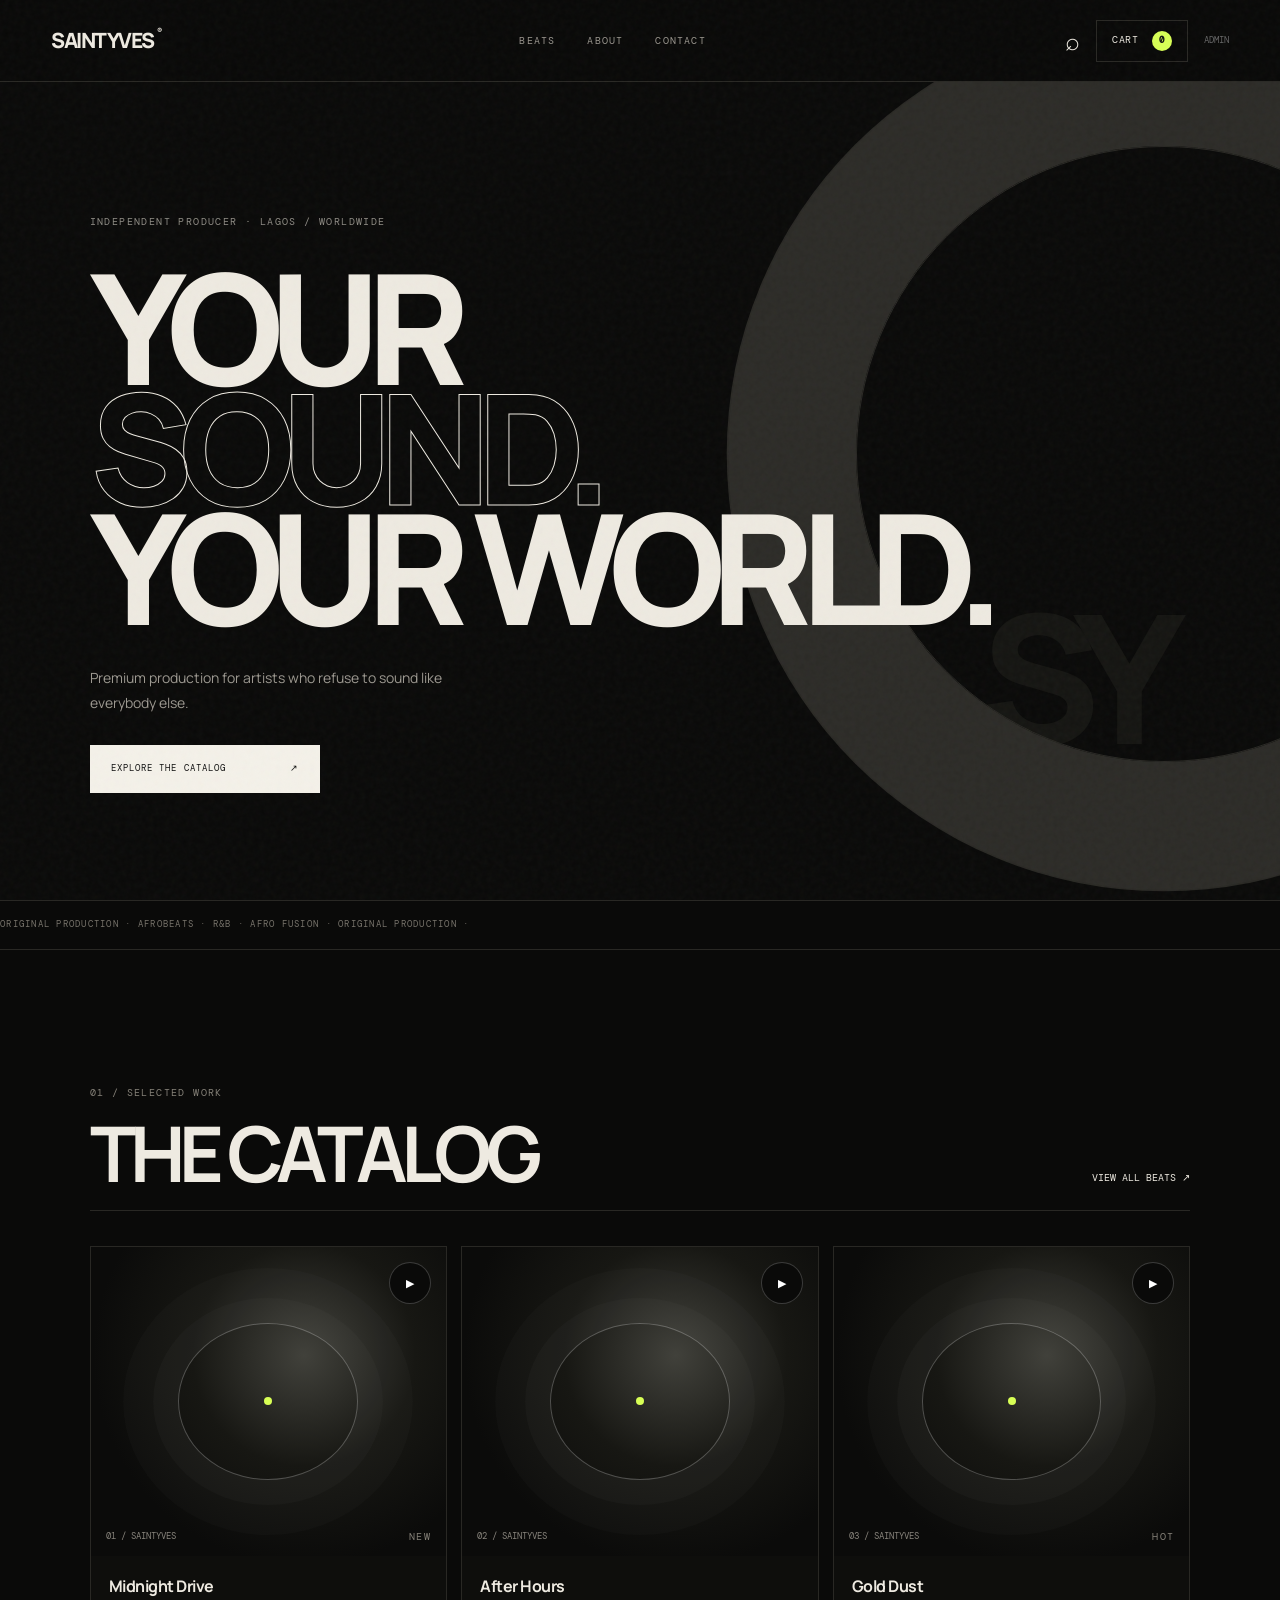
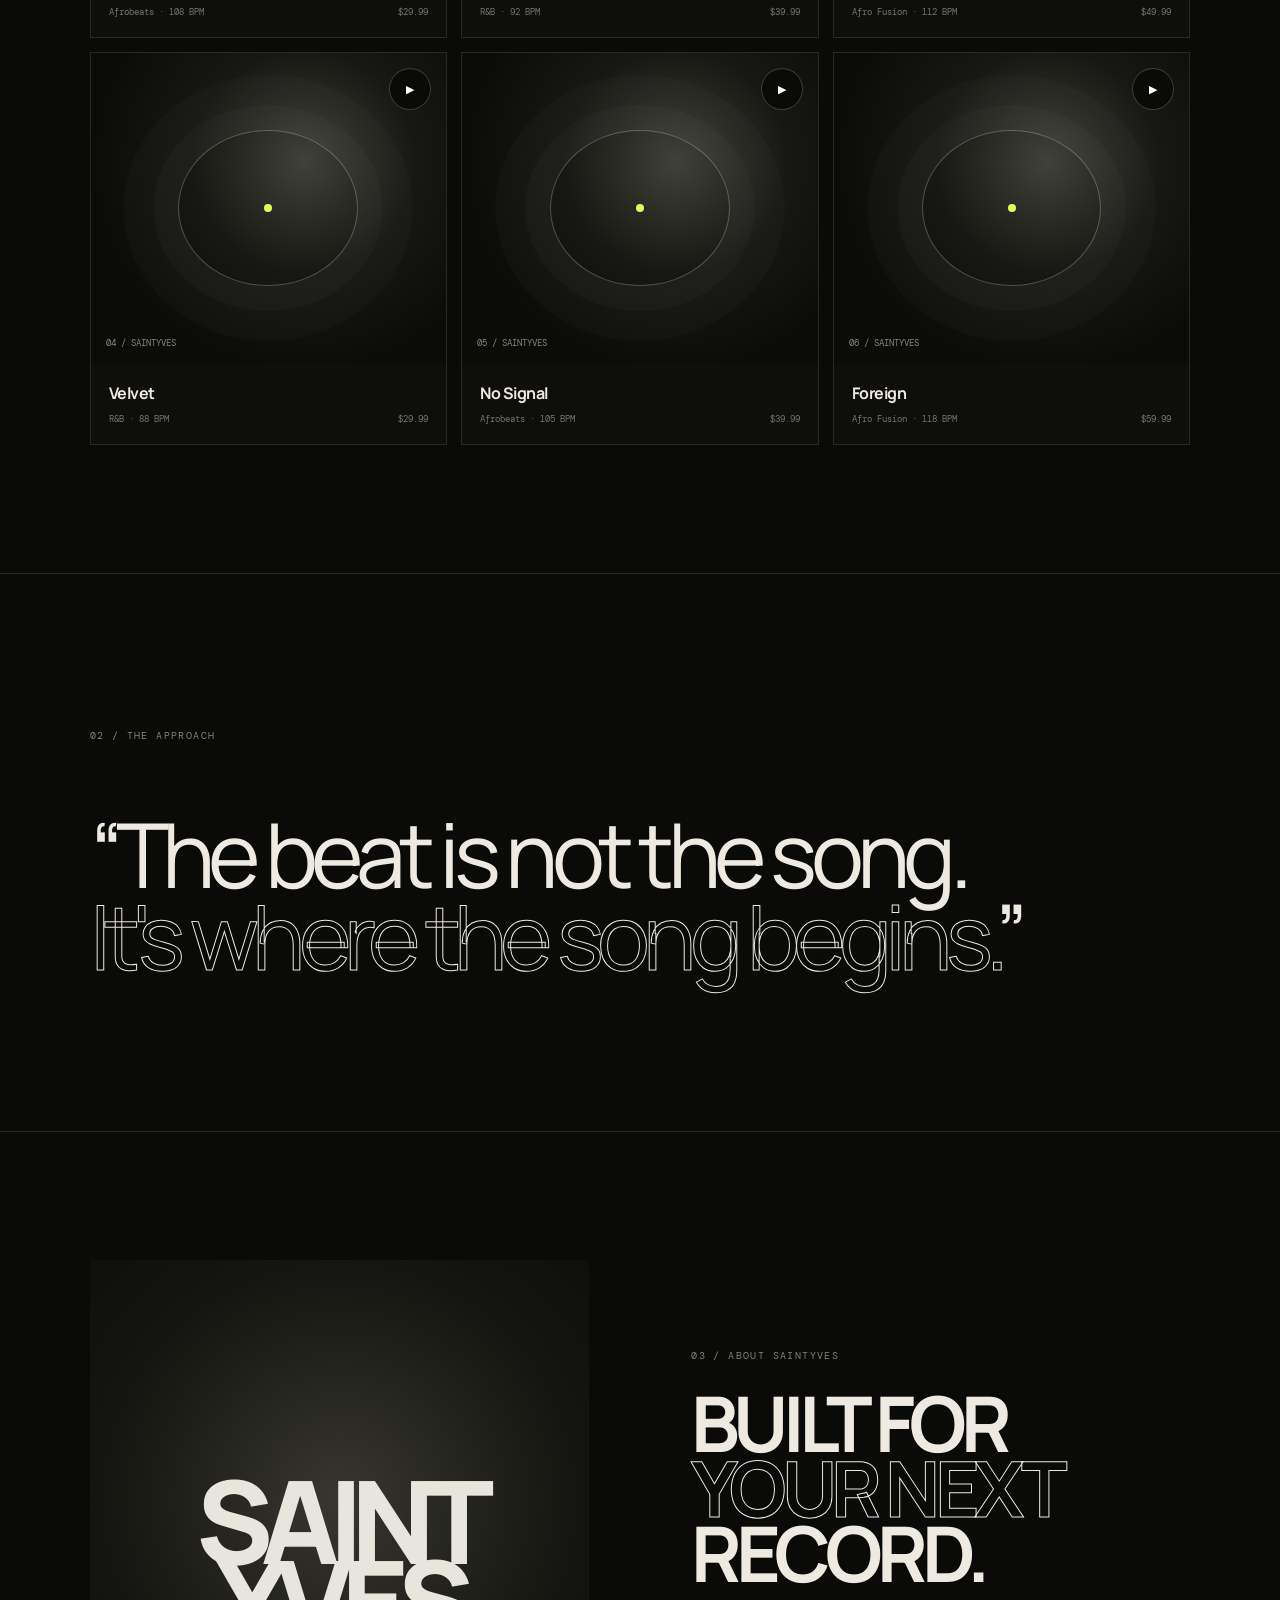
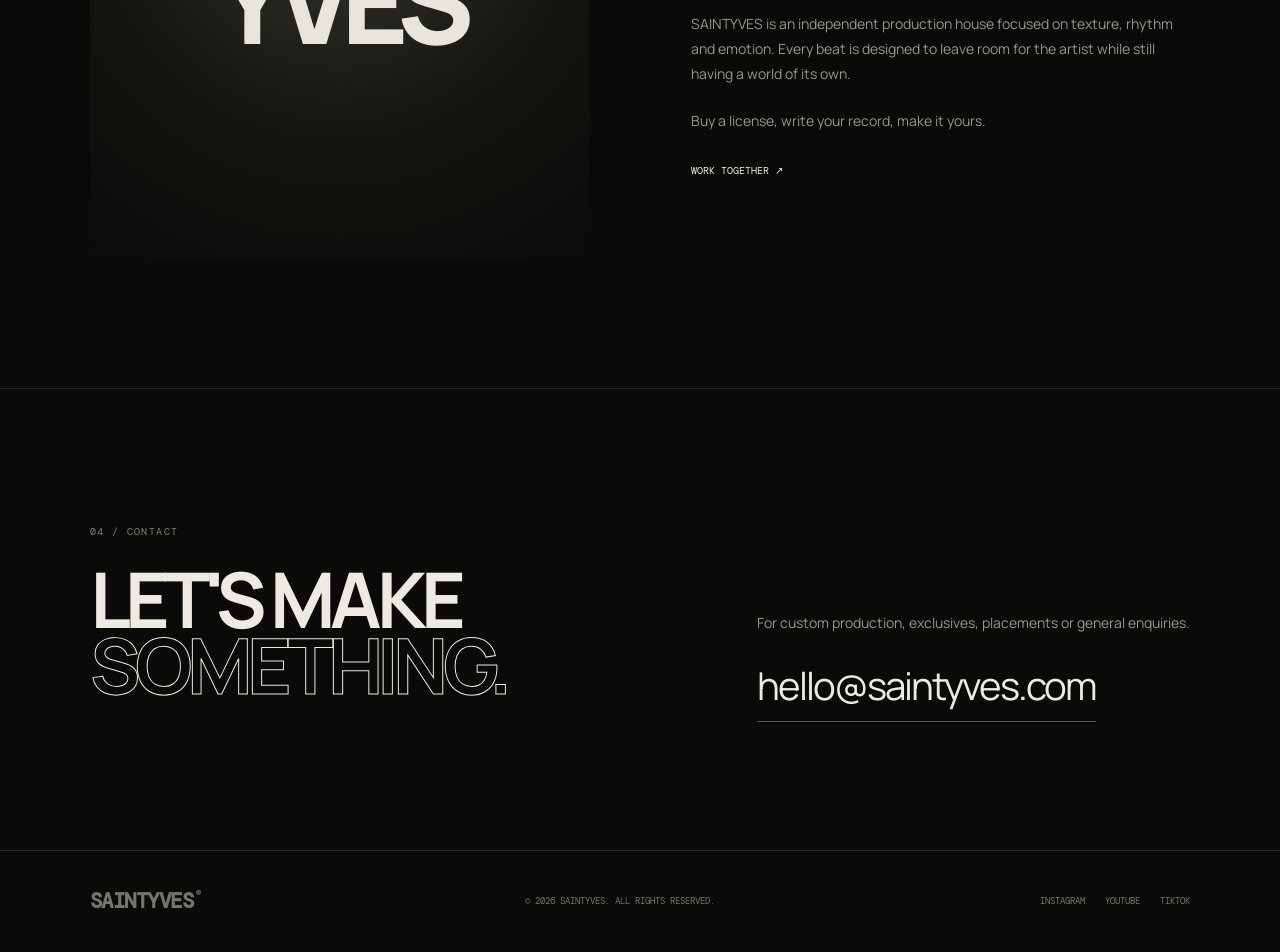
<file: index.html>
<!DOCTYPE html>
<html lang="en">
<head>
  <meta charset="UTF-8">
  <meta name="viewport" content="width=device-width, initial-scale=1.0">
  <meta name="description" content="SAINTYVES — premium beats for artists building their own world.">
  <title>SAINTYVES — Your Sound. Your World.</title>
  <link rel="stylesheet" href="style.css">
</head>
<body>
  <div class="noise"></div>
  <header class="site-header">
    <a class="logo" href="index.html">SAINTYVES<span>®</span></a>
    <nav>
      <a href="#beats">Beats</a><a href="#about">About</a><a href="#contact">Contact</a>
    </nav>
    <div class="header-actions">
      <button class="icon-btn" id="openSearch" aria-label="Search">⌕</button>
      <button class="cart-btn" id="openCart">Cart <b id="cartCount">0</b></button>
      <a class="admin-link" href="admin.html">Admin</a>
    </div>
  </header>

  <main>
    <section class="hero">
      <div class="hero-kicker">Independent producer · Lagos / Worldwide</div>
      <h1>YOUR<br><em>SOUND.</em><br>YOUR WORLD.</h1>
      <p>Premium production for artists who refuse to sound like everybody else.</p>
      <a class="button button-light" href="#beats">Explore the catalog <span>↗</span></a>
      <div class="hero-mark">SY</div>
    </section>

    <section class="marquee"><div>ORIGINAL PRODUCTION · AFROBEATS · R&B · AFRO FUSION · ORIGINAL PRODUCTION ·</div></section>

    <section class="section" id="beats">
      <div class="section-head">
        <div><span class="eyebrow">01 / SELECTED WORK</span><h2>THE CATALOG</h2></div>
        <a href="beats.html" class="text-link">View all beats ↗</a>
      </div>
      <div class="beat-grid" id="featuredBeats"></div>
    </section>

    <section class="manifesto">
      <div class="eyebrow">02 / THE APPROACH</div>
      <blockquote>“The beat is not the song.<br><span>It's where the song begins.</span>”</blockquote>
    </section>

    <section class="about section" id="about">
      <div class="about-image"><span>SAINT<br>YVES</span></div>
      <div class="about-copy">
        <span class="eyebrow">03 / ABOUT SAINTYVES</span>
        <h2>BUILT FOR<br><em>YOUR NEXT</em><br>RECORD.</h2>
        <p>SAINTYVES is an independent production house focused on texture, rhythm and emotion. Every beat is designed to leave room for the artist while still having a world of its own.</p>
        <p>Buy a license, write your record, make it yours.</p>
        <a class="text-link" href="#contact">Work together ↗</a>
      </div>
    </section>

    <section class="contact section" id="contact">
      <span class="eyebrow">04 / CONTACT</span>
      <div class="contact-row">
        <h2>LET'S MAKE<br><em>SOMETHING.</em></h2>
        <div>
          <p>For custom production, exclusives, placements or general enquiries.</p>
          <a class="email" href="mailto:hello@saintyves.com">hello@saintyves.com</a>
        </div>
      </div>
    </section>
  </main>

  <footer><a class="logo" href="#">SAINTYVES<span>®</span></a><p>© 2026 SAINTYVES. ALL RIGHTS RESERVED.</p><div><a href="#">Instagram</a><a href="#">YouTube</a><a href="#">TikTok</a></div></footer>

  <div class="drawer" id="cartDrawer">
    <div class="drawer-inner"><div class="drawer-top"><h3>YOUR CART</h3><button class="close" data-close>×</button></div><div id="cartItems"></div><div class="cart-total"><span>Total</span><strong id="cartTotal">$0.00</strong></div><button class="button button-light full" id="checkout">Proceed to checkout</button></div>
  </div>
  <div class="search-modal" id="searchModal"><button class="close" data-close>×</button><div><span class="eyebrow">SEARCH CATALOG</span><input id="searchInput" placeholder="Type a beat name..."><div id="searchResults"></div></div></div>
  <div class="toast" id="toast"></div>
  <script src="script.js"></script>
</body>
</html>
</file>
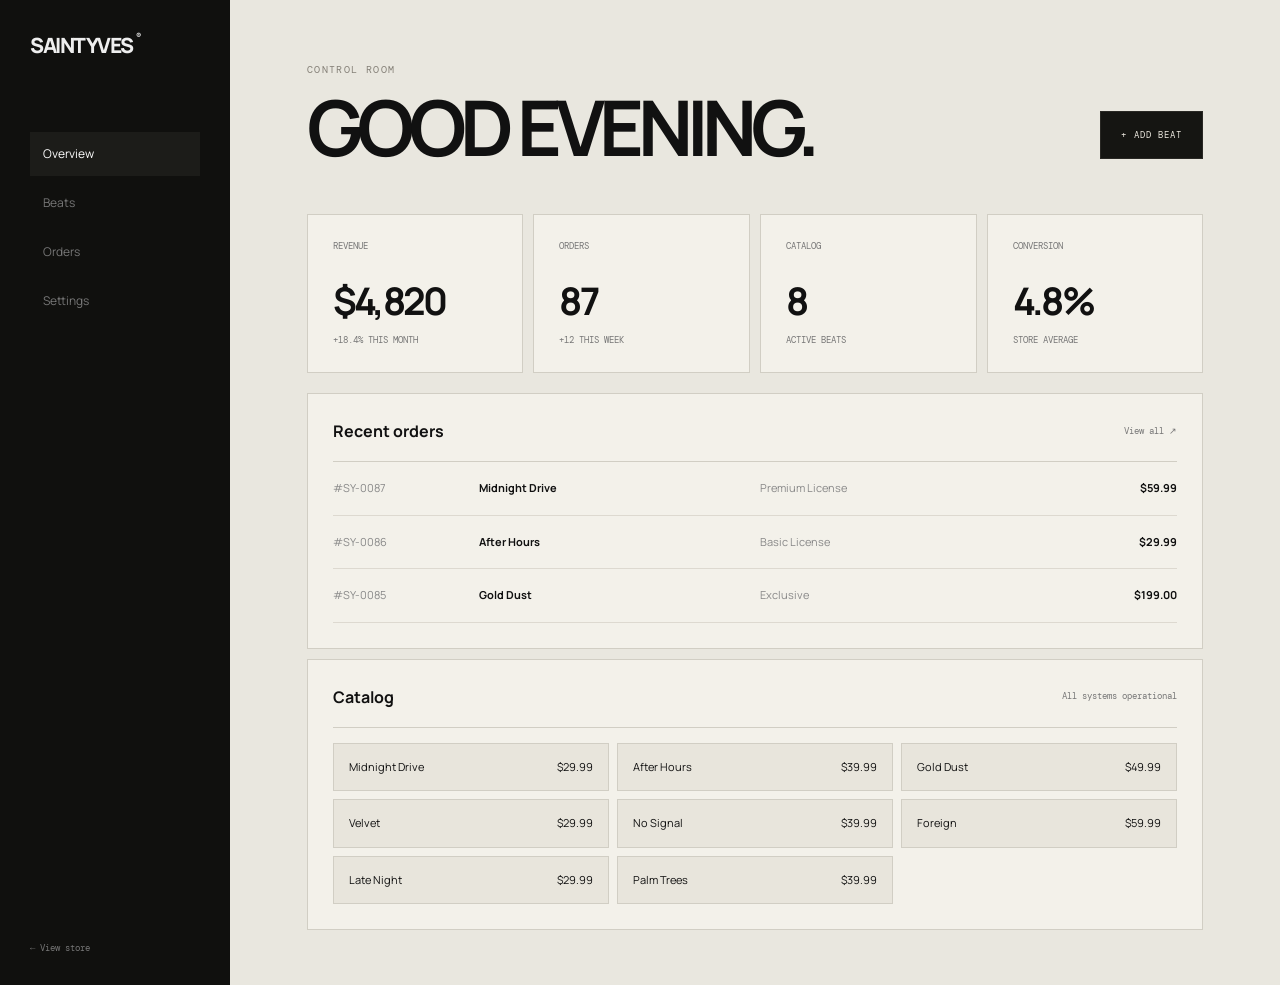
<file: admin.html>
<!DOCTYPE html><html lang="en"><head><meta charset="UTF-8"><meta name="viewport" content="width=device-width,initial-scale=1"><title>SAINTYVES — Admin</title><link rel="stylesheet" href="style.css"></head><body class="admin-body"><div class="admin-shell"><aside class="admin-side"><a class="logo" href="index.html">SAINTYVES<span>®</span></a><div class="admin-nav"><a class="selected" href="#dashboard">Overview</a><a href="#beats">Beats</a><a href="#orders">Orders</a><a href="#settings">Settings</a></div><a href="index.html" class="back-site">← View store</a></aside><section class="admin-main"><div class="admin-top"><div><span class="eyebrow">CONTROL ROOM</span><h1>GOOD EVENING.</h1></div><button class="button button-dark" id="addBeatBtn">+ Add beat</button></div><div class="stats"><div><span>Revenue</span><strong>$4,820</strong><small>+18.4% this month</small></div><div><span>Orders</span><strong>87</strong><small>+12 this week</small></div><div><span>Catalog</span><strong id="adminBeatCount">24</strong><small>active beats</small></div><div><span>Conversion</span><strong>4.8%</strong><small>store average</small></div></div><div class="admin-card"><div class="card-head"><h2>Recent orders</h2><a href="#orders">View all ↗</a></div><div class="orders"><div><span>#SY-0087</span><b>Midnight Drive</b><span>Premium License</span><strong>$59.99</strong></div><div><span>#SY-0086</span><b>After Hours</b><span>Basic License</span><strong>$29.99</strong></div><div><span>#SY-0085</span><b>Gold Dust</b><span>Exclusive</span><strong>$199.00</strong></div></div></div><div class="admin-card"><div class="card-head"><h2>Catalog</h2><span id="adminStatus">All systems operational</span></div><div class="admin-beats" id="adminBeats"></div></div></section></div><div class="modal" id="beatModal"><div class="modal-box"><button class="close" data-close>×</button><span class="eyebrow">NEW RELEASE</span><h2>ADD A BEAT</h2><label>Beat title<input id="newTitle" placeholder="e.g. Golden Hour"></label><label>Genre<select id="newGenre"><option>Afrobeats</option><option>R&B</option><option>Afro Fusion</option></select></label><label>Price<input id="newPrice" type="number" value="29.99"></label><button class="button button-dark full" id="saveBeat">Publish beat</button></div></div><script src="script.js"></script></body></html>
</file>
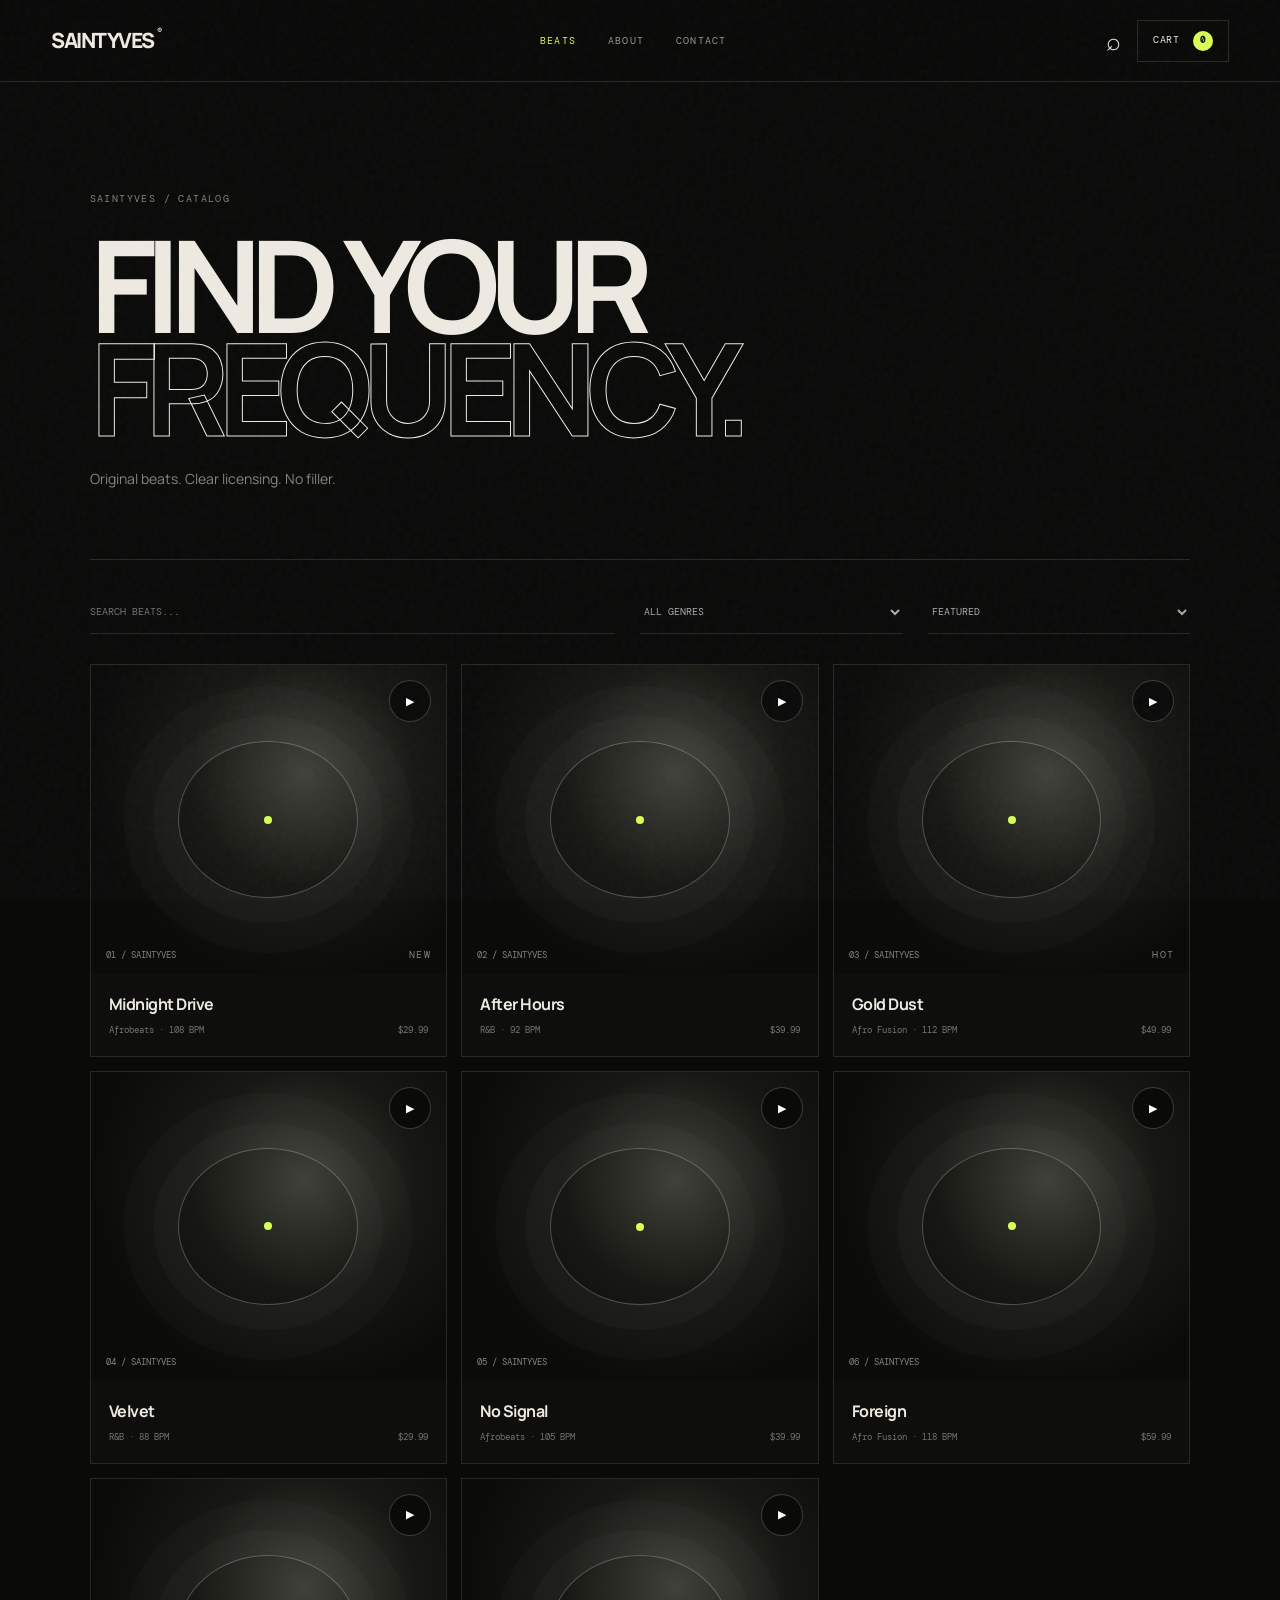
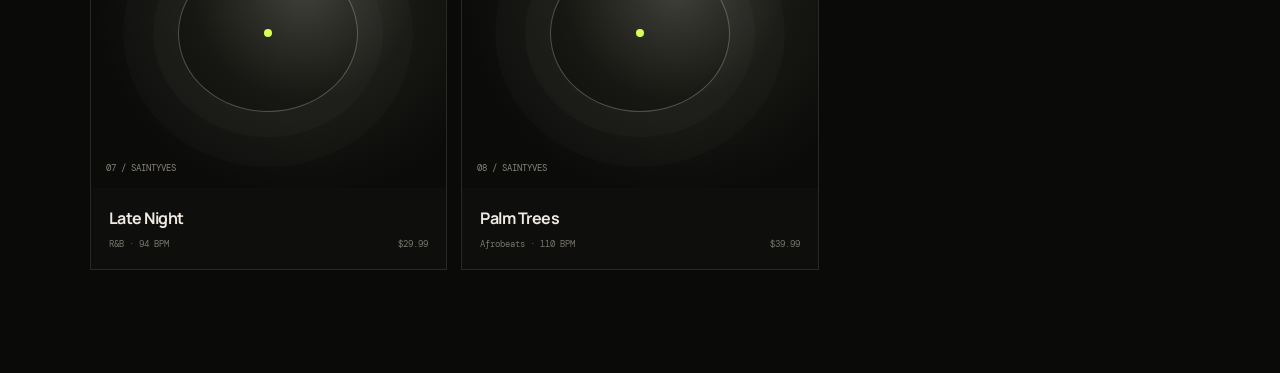
<file: beats.html>
<!DOCTYPE html>
<html lang="en"><head><meta charset="UTF-8"><meta name="viewport" content="width=device-width,initial-scale=1"><title>Beat Catalog — SAINTYVES</title><link rel="stylesheet" href="style.css"></head>
<body><div class="noise"></div><header class="site-header"><a class="logo" href="index.html">SAINTYVES<span>®</span></a><nav><a class="active" href="beats.html">Beats</a><a href="index.html#about">About</a><a href="index.html#contact">Contact</a></nav><div class="header-actions"><button class="icon-btn" id="openSearch">⌕</button><button class="cart-btn" id="openCart">Cart <b id="cartCount">0</b></button></div></header>
<main class="catalog-page"><div class="page-intro"><span class="eyebrow">SAINTYVES / CATALOG</span><h1>FIND YOUR<br><em>FREQUENCY.</em></h1><p>Original beats. Clear licensing. No filler.</p></div>
<div class="filters"><input id="catalogSearch" placeholder="Search beats..."><select id="genreFilter"><option value="all">All genres</option><option>Afrobeats</option><option>R&B</option><option>Afro Fusion</option></select><select id="sortFilter"><option value="featured">Featured</option><option value="low">Price: low to high</option><option value="high">Price: high to low</option></select></div>
<div class="beat-grid full-grid" id="allBeats"></div></main>
<div class="drawer" id="cartDrawer"><div class="drawer-inner"><div class="drawer-top"><h3>YOUR CART</h3><button class="close" data-close>×</button></div><div id="cartItems"></div><div class="cart-total"><span>Total</span><strong id="cartTotal">$0.00</strong></div><button class="button button-light full" id="checkout">Proceed to checkout</button></div></div>
<div class="search-modal" id="searchModal"><button class="close" data-close>×</button><div><span class="eyebrow">SEARCH CATALOG</span><input id="searchInput" placeholder="Type a beat name..."><div id="searchResults"></div></div></div><div class="toast" id="toast"></div><script src="script.js"></script></body></html>
</file>
<file: style.css>
@import url('https://fonts.googleapis.com/css2?family=DM+Mono:wght@400;500&family=Manrope:wght@400;500;600;700;800&display=swap');

:root {
  --bg: #0a0a09;
  --panel: #11110f;
  --panel-2: #151512;
  --text: #eeeae1;
  --muted: #8d8a83;
  --line: #292824;
  --accent: #d8ff55;
  --white: #f4f1e9;
}

* {
  box-sizing: border-box;
  margin: 0;
  padding: 0;
}

html {
  scroll-behavior: smooth;
}

body {
  background: var(--bg);
  color: var(--text);
  font-family: "Manrope", Arial, sans-serif;
  line-height: 1.5;
  overflow-x: hidden;
}

body::selection {
  background: var(--accent);
  color: #111;
}

a {
  color: inherit;
  text-decoration: none;
}

button,
input,
select {
  font: inherit;
}

button {
  cursor: pointer;
}

/* =========================
   NOISE / TEXTURE
========================= */

.noise {
  position: fixed;
  inset: 0;
  pointer-events: none;
  z-index: 999;
  opacity: 0.035;
  background-image: url("data:image/svg+xml,%3Csvg viewBox='0 0 180 180' xmlns='http://www.w3.org/2000/svg'%3E%3Cfilter id='n'%3E%3CfeTurbulence type='fractalNoise' baseFrequency='.9' numOctaves='4' stitchTiles='stitch'/%3E%3C/filter%3E%3Crect width='100%25' height='100%25' filter='url(%23n)'/%3E%3C/svg%3E");
}

/* =========================
   HEADER
========================= */

.site-header {
  position: relative;
  z-index: 100;
  height: 82px;
  padding: 0 4vw;

  display: flex;
  align-items: center;
  justify-content: space-between;

  border-bottom: 1px solid var(--line);
  background: rgba(10, 10, 9, 0.94);
  backdrop-filter: blur(15px);
}

.logo {
  font-size: 21px;
  font-weight: 800;
  letter-spacing: -0.07em;
}

.logo span {
  margin-left: 3px;
  font-size: 8px;
  vertical-align: top;
}

.site-header nav {
  display: flex;
  gap: 32px;
}

.site-header nav a {
  color: #99958d;
  font-family: "DM Mono", monospace;
  font-size: 10px;
  letter-spacing: 0.12em;
  text-transform: uppercase;
  transition: color 0.2s ease;
}

.site-header nav a:hover,
.site-header nav a.active {
  color: var(--accent);
}

.header-actions {
  display: flex;
  align-items: center;
  gap: 16px;
}

.icon-btn {
  border: 0;
  background: transparent;
  color: var(--text);
  font-size: 25px;
}

.cart-btn {
  padding: 10px 15px;
  border: 1px solid var(--line);
  background: transparent;
  color: var(--text);
  font-family: "DM Mono", monospace;
  font-size: 10px;
  text-transform: uppercase;
  letter-spacing: 0.08em;
  transition: 0.25s ease;
}

.cart-btn:hover {
  border-color: #777;
}

.cart-btn b {
  display: inline-flex;
  align-items: center;
  justify-content: center;

  min-width: 20px;
  height: 20px;
  margin-left: 6px;

  border-radius: 50%;
  background: var(--accent);
  color: #111;
  font-size: 9px;
}

.admin-link {
  color: #666;
  font-family: "DM Mono", monospace;
  font-size: 9px;
  text-transform: uppercase;
}

/* =========================
   TYPOGRAPHY
========================= */

.eyebrow {
  color: #858178;
  font-family: "DM Mono", monospace;
  font-size: 10px;
  letter-spacing: 0.14em;
  text-transform: uppercase;
}

h1,
h2,
h3,
p {
  margin: 0;
}

h1 em,
h2 em,
.hero h1 em,
blockquote span {
  color: transparent;
  font-style: normal;
  -webkit-text-stroke: 1px var(--text);
}

/* =========================
   BUTTONS
========================= */

.button {
  display: inline-flex;
  align-items: center;
  justify-content: space-between;

  min-height: 48px;
  padding: 15px 20px;

  border: 1px solid transparent;

  font-family: "DM Mono", monospace;
  font-size: 9px;
  letter-spacing: 0.12em;
  text-transform: uppercase;

  transition:
    transform 0.25s ease,
    background 0.25s ease,
    border-color 0.25s ease;
}

.button-light {
  background: var(--white);
  color: #111;
}

.button-light:hover {
  background: var(--accent);
  transform: translateY(-2px);
}

.button-dark {
  border-color: var(--line);
  background: #151512;
  color: var(--text);
}

.button-dark:hover {
  border-color: #666;
}

.button.full {
  width: 100%;
}

/* =========================
   HERO
========================= */

.hero {
  position: relative;
  min-height: calc(100vh - 82px);

  display: flex;
  flex-direction: column;
  justify-content: center;

  padding: 8vw 7vw 6vw;

  overflow: hidden;
}

.hero::after {
  content: "";

  position: absolute;
  right: -15vw;
  top: 5vw;

  width: 48vw;
  height: 48vw;

  border: 1px solid #292824;
  border-radius: 50%;

  box-shadow:
    0 0 0 10vw rgba(255, 255, 255, 0.012),
    0 0 0 10.1vw #292824;
}

.hero-kicker {
  position: relative;
  z-index: 3;

  color: #8e8b84;
  font-family: "DM Mono", monospace;
  font-size: 10px;
  letter-spacing: 0.14em;
  text-transform: uppercase;
}

.hero h1 {
  position: relative;
  z-index: 3;

  margin: 38px 0;

  font-size: clamp(72px, 12vw, 185px);
  font-weight: 800;
  line-height: 0.78;
  letter-spacing: -0.09em;
}

.hero p {
  position: relative;
  z-index: 3;

  max-width: 420px;
  margin-bottom: 30px;

  color: #9c9890;
  font-size: 14px;
  line-height: 1.8;
}

.hero .button {
  position: relative;
  z-index: 3;
  width: 230px;
}

.hero-mark {
  position: absolute;
  right: 9vw;
  bottom: 7vw;

  color: #151512;

  font-size: 14vw;
  font-weight: 800;
  letter-spacing: -0.12em;
}

/* =========================
   MARQUEE
========================= */

.marquee {
  width: 100%;
  overflow: hidden;
  white-space: nowrap;

  padding: 17px 0;

  border-top: 1px solid var(--line);
  border-bottom: 1px solid var(--line);

  color: #77736b;
  font-family: "DM Mono", monospace;
  font-size: 9px;
  letter-spacing: 0.14em;
}

.marquee div {
  display: inline-block;
  animation: marquee 25s linear infinite;
}

@keyframes marquee {
  from {
    transform: translateX(0);
  }

  to {
    transform: translateX(-35%);
  }
}

/* =========================
   SECTIONS
========================= */

.section {
  padding: 10vw 7vw;
}

.section-head {
  display: flex;
  align-items: flex-end;
  justify-content: space-between;

  margin-bottom: 35px;
  padding-bottom: 25px;

  border-bottom: 1px solid var(--line);
}

.section h2 {
  margin-top: 18px;

  font-size: clamp(45px, 6vw, 85px);
  line-height: 0.85;
  letter-spacing: -0.08em;
}

.text-link {
  font-family: "DM Mono", monospace;
  font-size: 10px;
  text-transform: uppercase;
  transition: color 0.2s ease;
}

.text-link:hover {
  color: var(--accent);
}

/* =========================
   BEAT GRID
========================= */

.beat-grid {
  display: grid;
  grid-template-columns: repeat(3, 1fr);
  gap: 14px;
}

.beat-card {
  position: relative;
  overflow: hidden;

  border: 1px solid var(--line);
  background: #0e0e0c;

  transition:
    border-color 0.3s ease,
    transform 0.3s ease;
}

.beat-card:hover {
  border-color: #4c4a44;
  transform: translateY(-3px);
}

.art {
  position: relative;

  aspect-ratio: 1.15;

  display: flex;
  align-items: center;
  justify-content: center;

  overflow: hidden;

  background:
    radial-gradient(
      circle at 60% 35%,
      #41413b 0%,
      #171713 38%,
      #0b0b0a 72%
    );

  transition: transform 0.5s ease;
}

.beat-card:hover .art {
  transform: scale(1.025);
}

.art::before {
  content: "";

  position: absolute;

  width: 50%;
  height: 50%;

  border: 1px solid rgba(255, 255, 255, 0.25);
  border-radius: 50%;

  box-shadow:
    0 0 0 25px rgba(255, 255, 255, 0.02),
    0 0 0 55px rgba(255, 255, 255, 0.015);
}

.art::after {
  content: "";

  position: absolute;

  width: 8px;
  height: 8px;

  border-radius: 50%;
  background: var(--accent);
}

.art-no {
  position: absolute;
  left: 15px;
  bottom: 12px;

  color: #88847c;

  font-family: "DM Mono", monospace;
  font-size: 9px;
}

.play {
  position: absolute;
  top: 15px;
  right: 15px;

  width: 42px;
  height: 42px;

  display: flex;
  align-items: center;
  justify-content: center;

  border: 1px solid rgba(255, 255, 255, 0.2);
  border-radius: 50%;

  background: rgba(10, 10, 9, 0.88);
  color: white;

  font-size: 11px;

  transition: 0.25s ease;
}

.play:hover {
  background: var(--accent);
  color: #111;
}

.beat-info {
  padding: 18px;
}

.beat-title {
  display: block;

  font-size: 16px;
  font-weight: 700;
  letter-spacing: -0.03em;
}

.beat-meta {
  display: flex;
  justify-content: space-between;

  margin-top: 8px;

  color: #77746d;

  font-family: "DM Mono", monospace;
  font-size: 9px;
}

/* =========================
   MANIFESTO
========================= */

.manifesto {
  padding: 12vw 7vw;

  border-top: 1px solid var(--line);
  border-bottom: 1px solid var(--line);
}

blockquote {
  max-width: 1100px;
  margin-top: 70px;

  font-size: clamp(45px, 7vw, 100px);
  line-height: 0.92;
  letter-spacing: -0.075em;
}

/* =========================
   ABOUT
========================= */

.about {
  display: grid;
  grid-template-columns: 1fr 1fr;
  gap: 8vw;
}

.about-image {
  min-height: 600px;

  display: flex;
  align-items: center;
  justify-content: center;

  background:
    radial-gradient(circle at 50% 40%, #37362f, #141410 55%, #0a0a09);

  color: #e8e5dc;

  font-size: clamp(70px, 9vw, 150px);
  font-weight: 800;
  line-height: 0.7;
  letter-spacing: -0.1em;
  text-align: center;
}

.about-copy {
  align-self: center;
}

.about-copy h2,
.contact h2 {
  margin: 25px 0;

  font-size: clamp(45px, 6vw, 80px);
  line-height: 0.85;
  letter-spacing: -0.075em;
}

.about-copy p,
.contact p {
  max-width: 500px;
  margin-bottom: 22px;

  color: #99958d;

  font-size: 14px;
  line-height: 1.8;
}

/* =========================
   CONTACT
========================= */

.contact {
  border-top: 1px solid var(--line);
}

.contact-row {
  display: flex;
  align-items: flex-end;
  justify-content: space-between;
}

.email {
  display: inline-block;

  padding-bottom: 6px;

  border-bottom: 1px solid #555;

  font-size: clamp(20px, 3vw, 42px);
  letter-spacing: -0.05em;

  transition: color 0.2s ease;
}

.email:hover {
  color: var(--accent);
}

/* =========================
   FOOTER
========================= */

footer {
  display: flex;
  align-items: center;
  justify-content: space-between;

  padding: 35px 7vw;

  border-top: 1px solid var(--line);

  color: #77746d;

  font-family: "DM Mono", monospace;
  font-size: 9px;
  text-transform: uppercase;
}

footer div {
  display: flex;
  gap: 20px;
}

footer a:hover {
  color: var(--accent);
}

/* =========================
   CART DRAWER
========================= */

.drawer {
  position: fixed;
  inset: 0;

  z-index: 200;

  background: rgba(0, 0, 0, 0.65);

  opacity: 0;
  visibility: hidden;

  transition: 0.3s ease;
}

.drawer.open {
  opacity: 1;
  visibility: visible;
}

.drawer-inner {
  width: min(480px, 100%);
  height: 100%;
  margin-left: auto;

  padding: 30px;

  border-left: 1px solid var(--line);

  background: #11110f;

  transform: translateX(100%);

  transition: transform 0.3s ease;
}

.drawer.open .drawer-inner {
  transform: translateX(0);
}

.drawer-top {
  display: flex;
  align-items: center;
  justify-content: space-between;

  padding-bottom: 20px;

  border-bottom: 1px solid var(--line);
}

.drawer-top h3 {
  font-family: "DM Mono", monospace;
  font-size: 11px;
}

.close {
  border: 0;
  background: transparent;
  color: var(--text);

  font-size: 25px;
}

.cart-row {
  display: grid;
  grid-template-columns: 1fr auto;
  gap: 15px;

  padding: 22px 0;

  border-bottom: 1px solid var(--line);
}

.cart-row b {
  display: block;
  font-size: 13px;
}

.cart-row small {
  display: block;
  margin-top: 5px;

  color: #777;

  font-family: "DM Mono", monospace;
  font-size: 9px;
}

.remove {
  margin-top: 5px;

  border: 0;
  background: transparent;

  color: #777;

  font-family: "DM Mono", monospace;
  font-size: 9px;
}

.remove:hover {
  color: #fff;
}

.cart-total {
  display: flex;
  align-items: center;
  justify-content: space-between;

  padding: 25px 0;

  font-family: "DM Mono", monospace;
  font-size: 11px;
}

.cart-total strong {
  font-size: 20px;
}

/* =========================
   SEARCH
========================= */

.search-modal {
  position: fixed;
  inset: 0;

  z-index: 250;

  display: flex;
  align-items: center;
  justify-content: center;

  padding: 30px;

  background: rgba(8, 8, 7, 0.97);

  opacity: 0;
  visibility: hidden;

  transition: 0.25s ease;
}

.search-modal.open {
  opacity: 1;
  visibility: visible;
}

.search-modal > div {
  width: min(800px, 100%);
}

.search-modal > .close {
  position: absolute;
  top: 25px;
  right: 35px;
}

.search-modal input {
  width: 100%;

  padding: 20px 0;

  border: 0;
  border-bottom: 1px solid #444;
  outline: none;

  background: transparent;
  color: white;

  font-size: clamp(30px, 5vw, 60px);
  letter-spacing: -0.06em;
}

.search-result {
  display: flex;
  align-items: center;
  justify-content: space-between;

  padding: 18px 0;

  border-bottom: 1px solid var(--line);
}

.search-result span {
  color: #777;

  font-family: "DM Mono", monospace;
  font-size: 9px;
}

/* =========================
   TOAST
========================= */

.toast {
  position: fixed;
  left: 50%;
  bottom: 30px;

  z-index: 300;

  padding: 12px 18px;

  background: var(--accent);
  color: #111;

  font-family: "DM Mono", monospace;
  font-size: 10px;

  opacity: 0;
  transform: translate(-50%, 20px);

  pointer-events: none;

  transition: 0.3s ease;
}

.toast.show {
  opacity: 1;
  transform: translate(-50%, 0);
}

/* =========================
   CATALOG PAGE
========================= */

.catalog-page {
  padding: 8vw 7vw;
}

.page-intro {
  padding-bottom: 70px;
  border-bottom: 1px solid var(--line);
}

.page-intro h1 {
  margin-top: 25px;

  font-size: clamp(65px, 10vw, 150px);
  line-height: 0.8;
  letter-spacing: -0.09em;
}

.page-intro p {
  margin-top: 30px;

  color: #88847c;

  font-size: 14px;
}

.filters {
  display: grid;
  grid-template-columns: 2fr 1fr 1fr;
  gap: 25px;

  padding: 30px 0;
}

.filters input,
.filters select {
  width: 100%;

  padding: 14px 0;

  border: 0;
  border-bottom: 1px solid var(--line);
  outline: none;

  background: transparent;
  color: #aaa;

  font-family: "DM Mono", monospace;
  font-size: 10px;
  text-transform: uppercase;
}

.filters input:focus {
  border-color: #777;
}

.filters select option {
  background: #111;
}

.full-grid {
  grid-template-columns: repeat(3, 1fr);
}

/* =========================
   BEAT DETAIL
========================= */

.detail-page {
  padding: 7vw;
}

.detail-layout {
  display: grid;
  grid-template-columns: 1.1fr 0.9fr;
  gap: 7vw;

  align-items: center;
}

.detail-art {
  aspect-ratio: 1;

  display: flex;
  align-items: center;
  justify-content: center;

  background:
    radial-gradient(
      circle at 50% 35%,
      #49483e 0%,
      #161611 42%,
      #080807 76%
    );
}

.detail-art div {
  font-size: clamp(80px, 10vw, 170px);
  font-weight: 800;
  letter-spacing: -0.12em;
}

.detail-copy h1 {
  margin: 20px 0;

  font-size: clamp(55px, 8vw, 110px);
  line-height: 0.8;
  letter-spacing: -0.08em;
}

.detail-copy > p {
  max-width: 500px;

  color: #88847c;

  font-size: 14px;
  line-height: 1.8;
}

.license-grid {
  display: grid;
  gap: 8px;

  margin-top: 35px;
}

.license {
  display: flex;
  align-items: center;
  justify-content: space-between;

  padding: 20px;

  border: 1px solid var(--line);

  cursor: pointer;

  transition: 0.2s ease;
}

.license:hover,
.license.selected {
  border-color: #777;
  background: #151512;
}

.license strong {
  font-size: 15px;
}

.license small {
  display: block;

  margin-top: 5px;

  color: #777;

  font-family: "DM Mono", monospace;
  font-size: 9px;
}

.detail-actions {
  display: flex;
  gap: 10px;

  margin-top: 18px;
}

.detail-actions .button {
  flex: 1;
}

/* =========================
   ADMIN
========================= */

.admin-body {
  min-height: 100vh;

  background: #e9e7df;
  color: #111;
}

.admin-shell {
  display: grid;
  grid-template-columns: 230px 1fr;

  min-height: 100vh;
}

.admin-side {
  display: flex;
  flex-direction: column;

  padding: 30px;

  background: #10100e;
  color: #eee;
}

.admin-nav {
  display: grid;
  gap: 5px;

  margin-top: 70px;
}

.admin-nav a {
  padding: 13px;

  color: #777;

  font-size: 12px;
}

.admin-nav a.selected,
.admin-nav a:hover {
  background: #1c1c19;
  color: #fff;
}

.back-site {
  margin-top: auto;

  color: #777;

  font-family: "DM Mono", monospace;
  font-size: 9px;
}

.admin-main {
  width: 100%;
  max-width: 1500px;

  padding: 55px 6vw;
}

.admin-top {
  display: flex;
  align-items: flex-end;
  justify-content: space-between;
}

.admin-top h1 {
  margin-top: 15px;

  font-size: clamp(45px, 6vw, 80px);
  line-height: 0.85;
  letter-spacing: -0.08em;
}

.stats {
  display: grid;
  grid-template-columns: repeat(4, 1fr);
  gap: 10px;

  margin: 55px 0 20px;
}

.stats > div {
  padding: 25px;

  border: 1px solid #d1cec4;

  background: #f3f1ea;
}

.stats span,
.stats small {
  display: block;

  color: #777;

  font-family: "DM Mono", monospace;
  font-size: 9px;
  text-transform: uppercase;
}

.stats strong {
  display: block;

  margin: 18px 0 5px;

  font-size: 38px;
  letter-spacing: -0.07em;
}

.admin-card {
  margin-top: 10px;
  padding: 25px;

  border: 1px solid #d1cec4;

  background: #f3f1ea;
}

.card-head {
  display: flex;
  align-items: center;
  justify-content: space-between;

  padding-bottom: 18px;

  border-bottom: 1px solid #d1cec4;
}

.card-head h2 {
  font-size: 16px;
}

.card-head a,
.card-head > span {
  color: #777;

  font-family: "DM Mono", monospace;
  font-size: 9px;
}

.orders > div {
  display: grid;
  grid-template-columns: 1fr 2fr 2fr 1fr;
  gap: 10px;

  padding: 18px 0;

  border-bottom: 1px solid #ddd9d0;

  font-size: 11px;
}

.orders span {
  color: #888;
}

.orders strong {
  text-align: right;
}

.admin-beats {
  display: grid;
  grid-template-columns: repeat(3, 1fr);
  gap: 8px;

  margin-top: 15px;
}

.admin-beat {
  display: flex;
  justify-content: space-between;

  padding: 15px;

  border: 1px solid #d1cec4;

  background: #e8e5dc;

  font-size: 11px;
}

/* =========================
   ADMIN MODAL
========================= */

.modal {
  position: fixed;
  inset: 0;

  z-index: 400;

  display: flex;
  align-items: center;
  justify-content: center;

  padding: 30px;

  background: rgba(0, 0, 0, 0.65);

  opacity: 0;
  visibility: hidden;

  transition: 0.25s ease;
}

.modal.open {
  opacity: 1;
  visibility: visible;
}

.modal-box {
  position: relative;

  width: min(600px, 100%);

  padding: 40px;

  background: #f1efe8;
  color: #111;
}

.modal-box h2 {
  margin: 20px 0 30px;

  font-size: 50px;
  letter-spacing: -0.07em;
}

.modal-box .close {
  position: absolute;
  top: 15px;
  right: 20px;

  color: #111;
}

.modal label {
  display: block;

  margin: 15px 0;

  font-family: "DM Mono", monospace;
  font-size: 9px;
  text-transform: uppercase;
}

.modal input,
.modal select {
  width: 100%;

  margin-top: 7px;
  padding: 14px 0;

  border: 0;
  border-bottom: 1px solid #bbb;
  outline: none;

  background: transparent;
  color: #111;

  font-size: 15px;
}

/* =========================
   MOBILE
========================= */

@media (max-width: 900px) {
  .site-header {
    height: 70px;
    padding: 0 5vw;
  }

  .site-header nav,
  .admin-link {
    display: none;
  }

  .hero {
    min-height: 85vh;
    padding: 25vw 6vw 15vw;
  }

  .hero h1 {
    font-size: 20vw;
  }

  .hero::after {
    right: -40vw;
    top: 25vw;

    width: 80vw;
    height: 80vw;
  }

  .section,
  .catalog-page {
    padding: 18vw 6vw;
  }

  .section-head {
    display: block;
  }

  .section-head .text-link {
    display: inline-block;
    margin-top: 25px;
  }

  .beat-grid,
  .full-grid {
    grid-template-columns: 1fr;
  }

  .about,
  .detail-layout {
    grid-template-columns: 1fr;
  }

  .about-image {
    min-height: 380px;
  }

  .contact-row {
    display: block;
  }

  .contact-row h2 {
    margin-bottom: 50px;
  }

  .filters {
    grid-template-columns: 1fr;
    gap: 10px;
  }

  .detail-page {
    padding: 15vw 6vw;
  }

  .detail-copy h1 {
    margin-top: 30px;
  }

  footer {
    display: grid;
    gap: 20px;

    padding: 30px 6vw;
  }

  .admin-shell {
    grid-template-columns: 1fr;
  }

  .admin-side {
    display: none;
  }

  .admin-main {
    padding: 35px 5vw;
  }

  .stats {
    grid-template-columns: 1fr 1fr;
    margin-top: 35px;
  }

  .stats strong {
    font-size: 28px;
  }

  .orders > div {
    grid-template-columns: 1fr 2fr 1fr;
  }

  .orders > div span:nth-child(3) {
    display: none;
  }

  .admin-beats {
    grid-template-columns: 1fr;
  }
}

@media (max-width: 520px) {
  .hero h1 {
    font-size: 22vw;
  }

  .hero .button {
    width: 100%;
  }

  .stats {
    grid-template-columns: 1fr;
  }

  .detail-actions {
    flex-direction: column;
  }

  .drawer-inner {
    padding: 22px;
  }

  .modal-box {
    padding: 28px 22px;
  }

  .modal-box h2 {
    font-size: 38px;
  }
}
</file>
